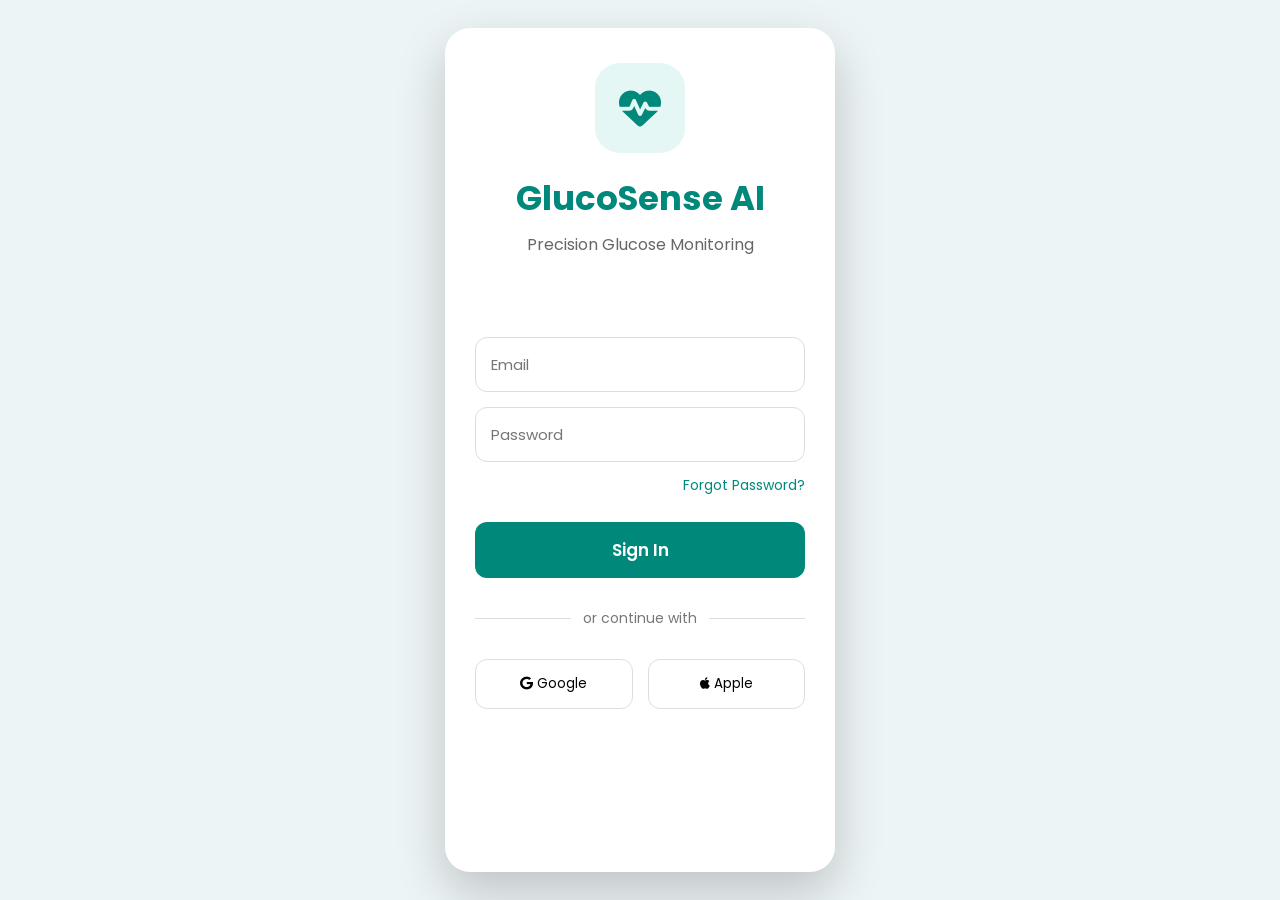
<file: index.html>
<!DOCTYPE html>
<html lang="en">
<head>
<meta charset="UTF-8">
<meta name="viewport" content="width=device-width,initial-scale=1.0">

<title>GlucoSense AI</title>

<link href="https://fonts.googleapis.com/css2?family=Poppins:wght@300;400;500;600;700&display=swap" rel="stylesheet">
<link rel="stylesheet" href="https://cdnjs.cloudflare.com/ajax/libs/font-awesome/6.5.2/css/all.min.css">

<style>

*{
margin:0;
padding:0;
box-sizing:border-box;
font-family:Poppins,sans-serif;
}

body{

background:#edf4f5;

display:flex;

justify-content:center;

align-items:center;

min-height:100vh;

transition:.3s;

}

.dark{

background:#111;

color:white;

}

.phone{

width:390px;

min-height:844px;

background:white;

border-radius:25px;

overflow:hidden;

box-shadow:0 20px 50px rgba(0,0,0,.2);

transition:.3s;

}

.dark .phone{

background:#1c1c1c;

}

.header{

padding:35px;

text-align:center;

}

.logo{

width:90px;

height:90px;

background:#e5f7f4;

border-radius:25px;

display:flex;

justify-content:center;

align-items:center;

margin:auto;

font-size:42px;

color:#00897B;

}

.header h1{

margin-top:20px;

color:#00897B;

font-size:34px;

}

.header p{

margin-top:8px;

color:#666;

}

.container{

padding:30px;

}

.input{

width:100%;

padding:15px;

margin-top:15px;

border-radius:12px;

border:1px solid #ddd;

font-size:15px;

}

.btn{

width:100%;

padding:15px;

margin-top:25px;

border:none;

background:#00897B;

color:white;

border-radius:12px;

font-size:17px;

font-weight:600;

cursor:pointer;

}

.btn:hover{

background:#00796B;

}

.link{

text-align:right;

margin-top:10px;

}

.link a{

text-decoration:none;

color:#00897B;

font-size:14px;

}

.divider{

display:flex;

align-items:center;

margin:30px 0;

}

.divider::before,

.divider::after{

content:"";

flex:1;

height:1px;

background:#ddd;

}

.divider span{

padding:0 12px;

color:#777;

font-size:14px;

}

.social{

display:flex;

gap:15px;

}

.social button{

flex:1;

padding:14px;

border-radius:12px;

border:1px solid #ddd;

background:white;

cursor:pointer;

}

.dashboard{

display:none;

padding:20px;

}

.top{

display:flex;

justify-content:space-between;

align-items:center;

}

.profile{

width:55px;

height:55px;

background:#00897B;

border-radius:50%;

display:flex;

justify-content:center;

align-items:center;

color:white;

font-size:22px;

}

.card{

background:linear-gradient(135deg,#00897B,#00BFA5);

color:white;

padding:25px;

border-radius:18px;

margin-top:20px;

text-align:center;

}

.card h2{

font-size:50px;

margin:8px 0;

}

.grid{

display:grid;

grid-template-columns:repeat(2,1fr);

gap:15px;

margin-top:20px;

}

.item{

background:white;

padding:20px;

border-radius:15px;

text-align:center;

cursor:pointer;

box-shadow:0 4px 15px rgba(0,0,0,.1);

transition:.3s;

}

.item:hover{

transform:translateY(-5px);

}

.dark .item{

background:#2b2b2b;

}

.item i{

font-size:30px;

color:#00897B;

margin-bottom:10px;

}

.list{

background:#f5f5f5;

padding:15px;

margin-top:20px;

border-radius:15px;

}

.dark .list{

background:#2b2b2b;

}

.tip{

background:#FFF8E1;

padding:15px;

border-radius:15px;

margin-top:15px;

}

.dark .tip{

background:#3a351f;

}

.bottom{

display:flex;

justify-content:space-around;

margin-top:25px;

}

.bottom button{

border:none;

background:none;

font-size:25px;

cursor:pointer;

color:#00897B;

}

.logout{

margin-top:25px;

background:#ef5350;

}

.logout:hover{

background:#e53935;

}

</style>

</head>

<body>

<div class="phone">

<!-- LOGIN -->

<div id="login">

<div class="header">

<div class="logo">

<i class="fa-solid fa-heart-pulse"></i>

</div>

<h1>GlucoSense AI</h1>

<p>Precision Glucose Monitoring</p>

</div>

<div class="container">

<input class="input" placeholder="Email">

<input class="input" type="password" placeholder="Password">

<div class="link">

<a href="#">Forgot Password?</a>

</div>

<button class="btn" onclick="login()">

Sign In

</button>

<div class="divider">

<span>or continue with</span>

</div>

<div class="social">

<button>

<i class="fab fa-google"></i>

 Google

</button>

<button>

<i class="fab fa-apple"></i>

 Apple

</button>

</div>

</div>

</div>

<!-- DASHBOARD -->

<div id="dashboard" class="dashboard">

<div class="top">

<div>

<h2>Hello 👋</h2>

<p>Welcome Back</p>

</div>

<div class="profile">

<i class="fa-solid fa-user"></i>

</div>

</div>

<div class="card">

Current Glucose

<h2 id="glucose">118</h2>

mg/dL

</div>

<div class="grid">

<div class="item" onclick="alert('Upload feature coming soon')">

<i class="fa-solid fa-upload"></i>

<h4>Upload</h4>

</div>

<div class="item" onclick="predict()">

<i class="fa-solid fa-brain"></i>

<h4>Predict</h4>

</div>

<div class="item">

<i class="fa-solid fa-chart-line"></i>

<h4>Statistics</h4>

</div>

<div class="item">

<i class="fa-solid fa-clock"></i>

<h4>History</h4>

</div>

<div class="item">

<i class="fa-solid fa-heart"></i>

<h4>Health Tips</h4>

</div>

<div class="item">

<i class="fa-solid fa-user-gear"></i>

<h4>Profile</h4>

</div>

</div>

<div class="list">

<h3>Recent Predictions</h3>

<br>

<p>✔ 115 mg/dL (Today)</p>

<p>✔ 121 mg/dL (Yesterday)</p>

<p>✔ 109 mg/dL (2 days ago)</p>

</div>

<div class="tip">

<b>Today's Tip</b>

<p>Drink enough water and take a 20-minute walk after meals.</p>

</div>

<div class="bottom">

<button onclick="toggleTheme()">

<i class="fa-solid fa-moon"></i>

</button>

<button onclick="logout()">

<i class="fa-solid fa-right-from-bracket"></i>

</button>

</div>

</div>

</div>

<script>

function login(){

document.getElementById("login").style.display="none";

document.getElementById("dashboard").style.display="block";

}

function logout(){

document.getElementById("dashboard").style.display="none";

document.getElementById("login").style.display="block";

}

function predict(){

let value=Math.floor(Math.random()*50)+90;

document.getElementById("glucose").innerHTML=value;

alert("Predicted Glucose : "+value+" mg/dL");

}

function toggleTheme(){

document.body.classList.toggle("dark");

}

</script>

</body>
</html>
</file>
